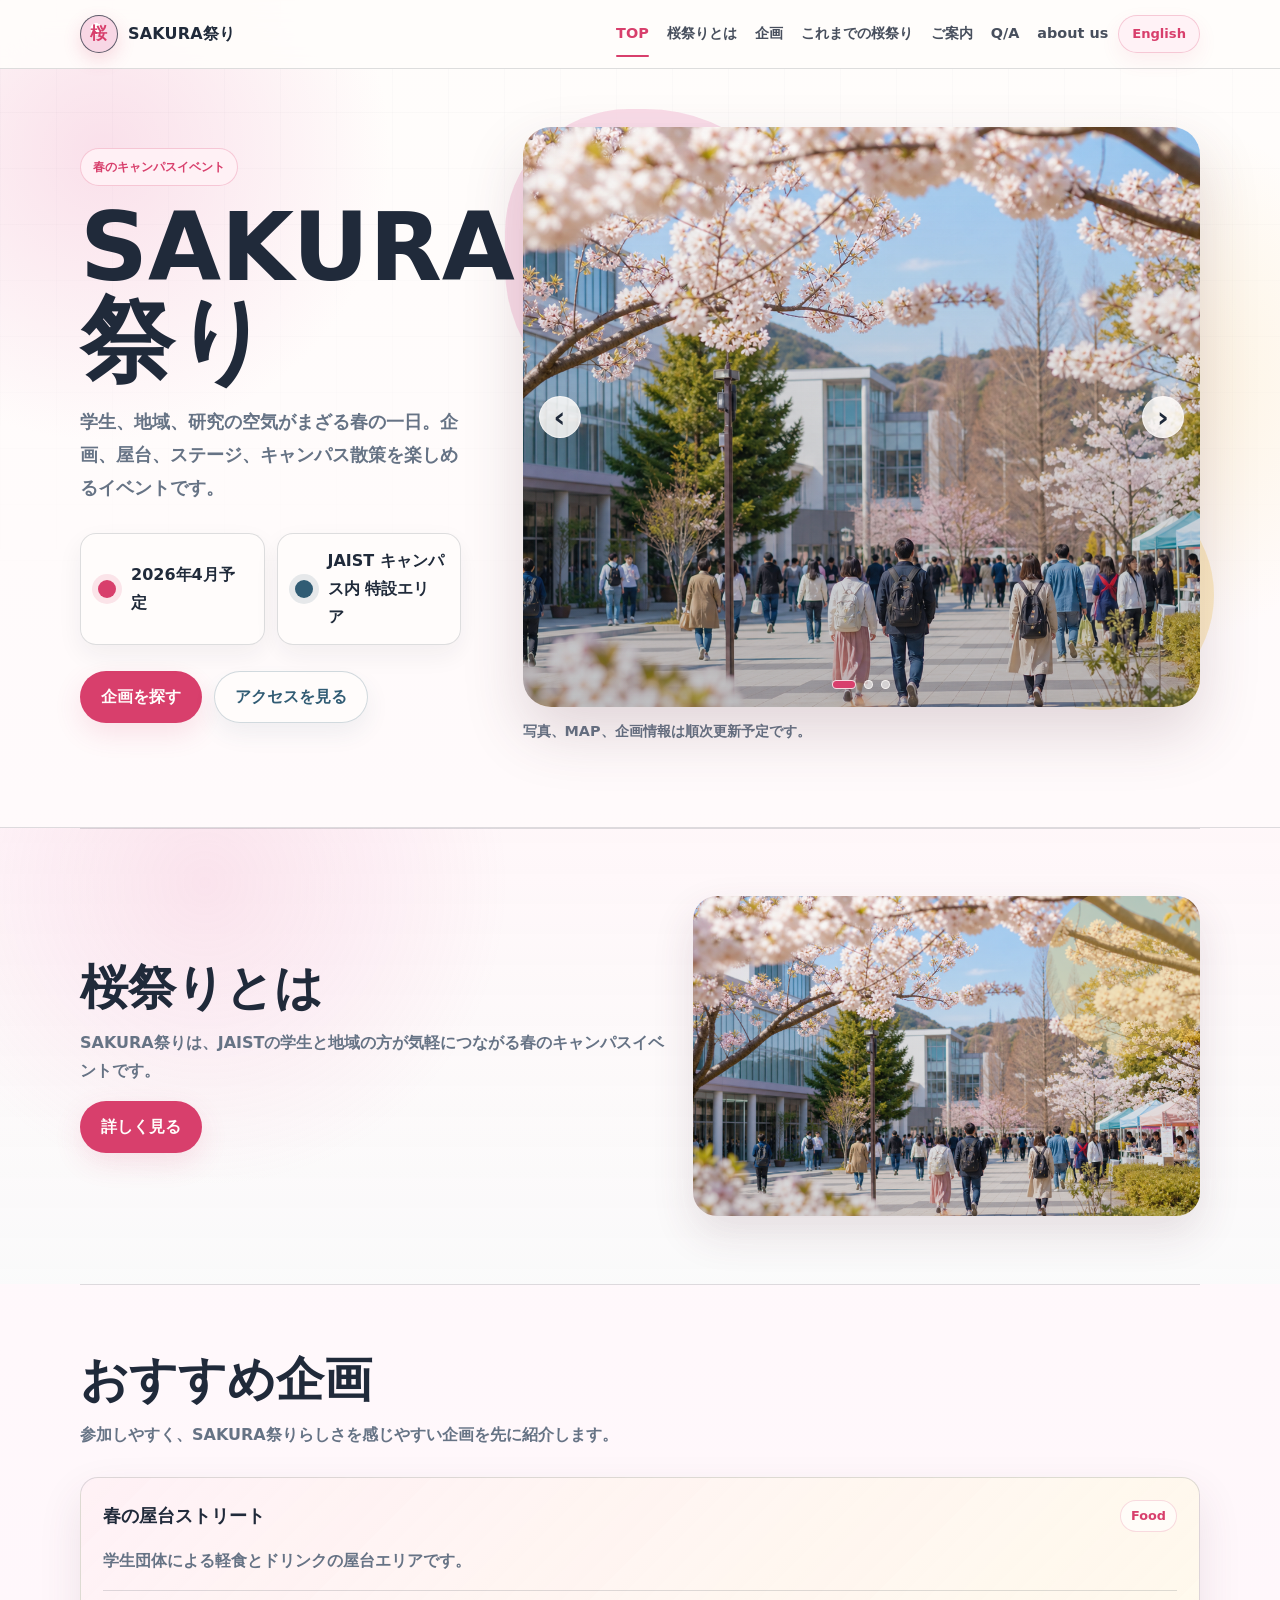
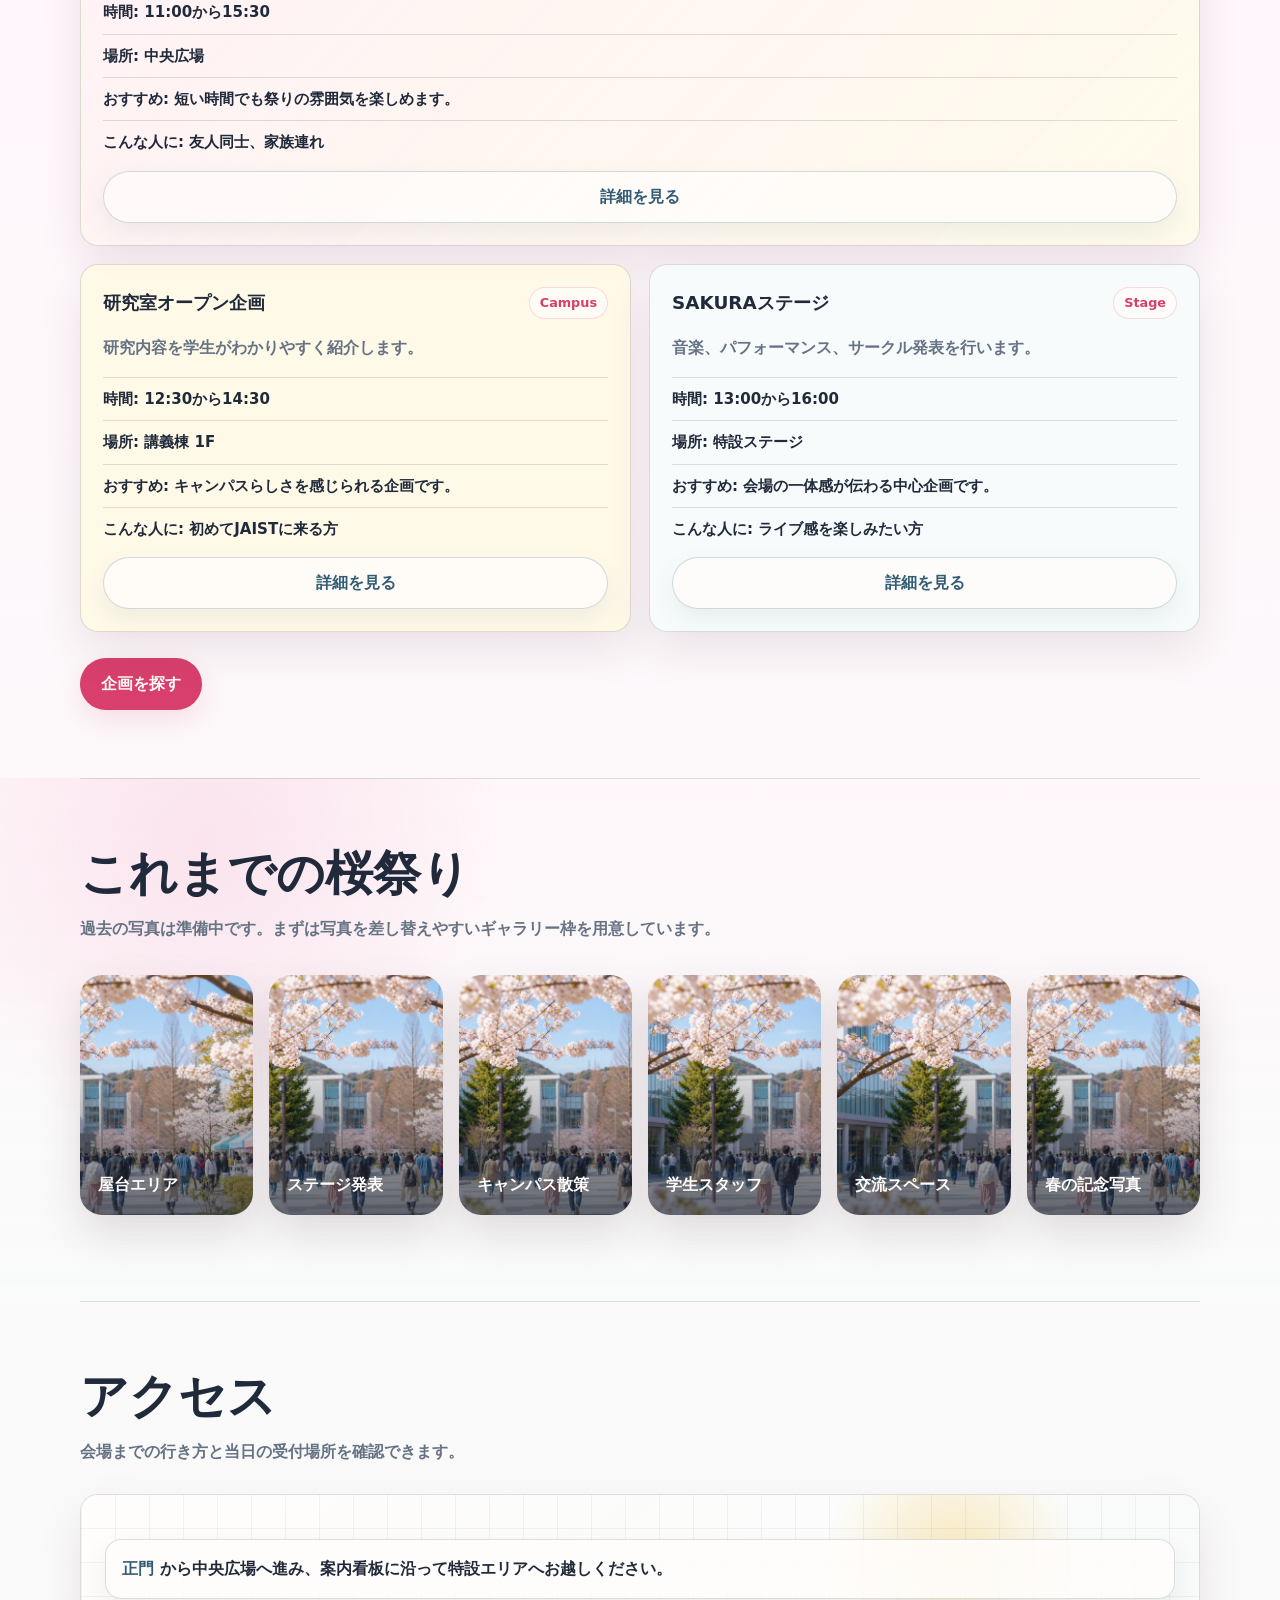
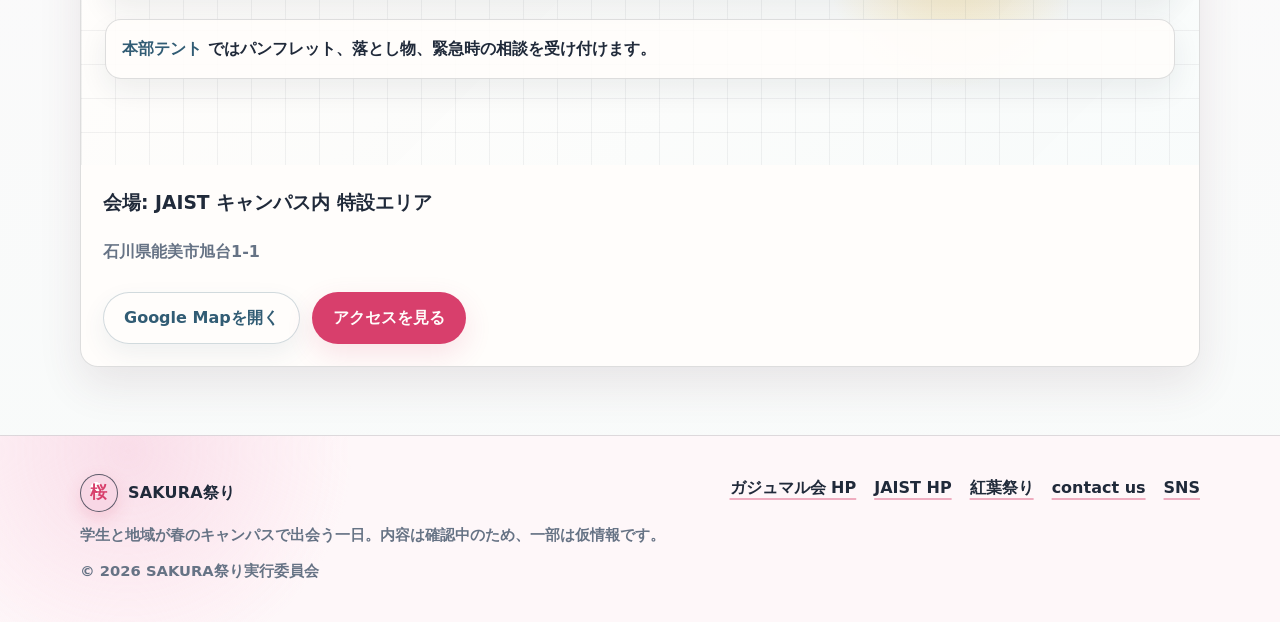
<file: index.html>
﻿<!doctype html>
<html lang="ja">
  <head>
    <meta charset="utf-8">
    <meta name="viewport" content="width=device-width, initial-scale=1">
    <title>SAKURA祭り 公式サイト</title>
    <meta name="description" content="SAKURA祭りの企画、アクセス、ご案内をまとめた公式サイトです。">
    <link rel="stylesheet" href="assets/styles.css">
  </head>
  <body>
    <div id="app"></div>
    <script type="module" src="assets/app.js"></script>
  </body>
</html>
</file>
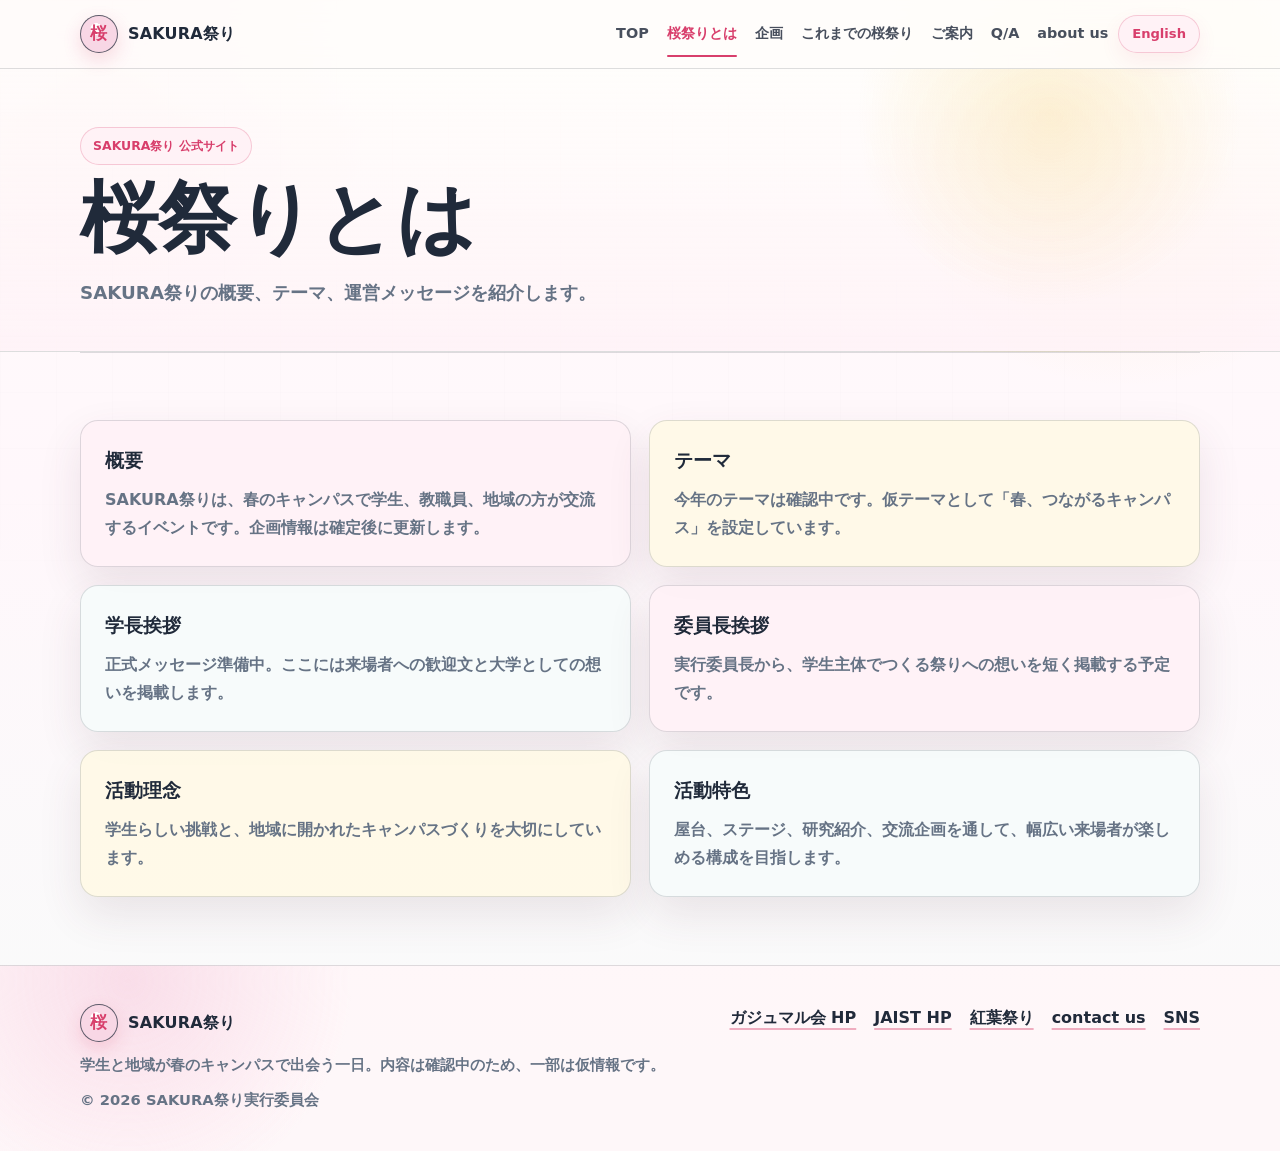
<file: about-sakura/index.html>
﻿<!doctype html>
<html lang="ja">
  <head>
    <meta charset="utf-8">
    <meta name="viewport" content="width=device-width, initial-scale=1">
    <title>SAKURA祭り 公式サイト</title>
    <meta name="description" content="SAKURA祭りの企画、アクセス、ご案内をまとめた公式サイトです。">
    <link rel="stylesheet" href="../assets/styles.css">
  </head>
  <body>
    <div id="app"></div>
    <script type="module" src="../assets/app.js"></script>
  </body>
</html>
</file>
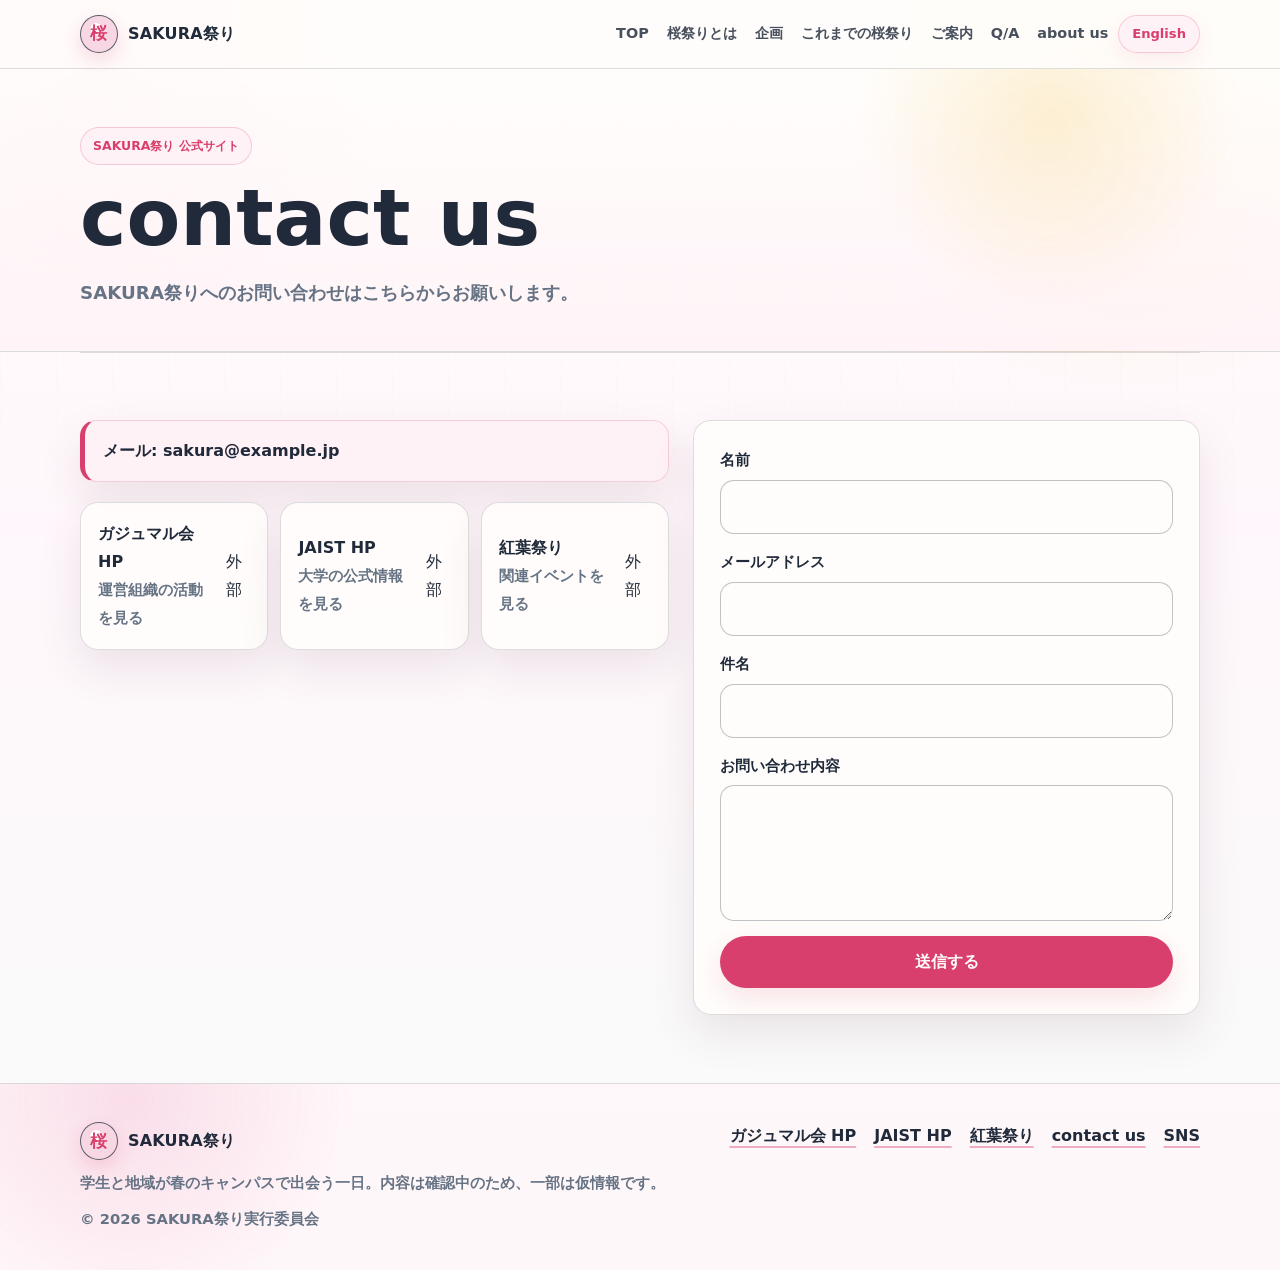
<file: about-us/contact/index.html>
﻿<!doctype html>
<html lang="ja">
  <head>
    <meta charset="utf-8">
    <meta name="viewport" content="width=device-width, initial-scale=1">
    <title>SAKURA祭り 公式サイト</title>
    <meta name="description" content="SAKURA祭りの企画、アクセス、ご案内をまとめた公式サイトです。">
    <link rel="stylesheet" href="../../assets/styles.css">
  </head>
  <body>
    <div id="app"></div>
    <script type="module" src="../../assets/app.js"></script>
  </body>
</html>
</file>
<file: assets/styles.css>
:root {
  color-scheme: light dark;
  --sakura: #e85c8f;
  --sakura-soft: #f8d7e5;
  --sakura-wash: #fff1f6;
  --accent: #d83f6c;
  --blue: #315c74;
  --yellow: #f4c95d;
  --ink: #202a3a;
  --muted: #667385;
  --surface: #fffdfb;
  --surface-soft: #fff6f9;
  --surface-tint: #f7fbfb;
  --line: rgba(32, 42, 58, 0.15);
  --line-strong: rgba(32, 42, 58, 0.72);
  --shadow: 0 18px 44px rgba(89, 52, 69, 0.11);
  --soft-shadow: 0 10px 28px rgba(216, 63, 108, 0.14);
  --radius-card: 18px;
  --radius-control: 999px;
  --max: 1120px;
}

* {
  box-sizing: border-box;
}

html {
  scroll-behavior: smooth;
}

body {
  margin: 0;
  color: var(--ink);
  background:
    radial-gradient(circle at 8% 4%, rgba(248, 215, 229, 0.76), transparent 18rem),
    radial-gradient(circle at 88% 10%, rgba(244, 201, 93, 0.2), transparent 17rem),
    linear-gradient(180deg, #fffdfb 0%, #fff7fb 42%, #f8fbfa 100%);
  font-family: "Yu Gothic", "Hiragino Kaku Gothic ProN", "Noto Sans JP", Meiryo, system-ui, sans-serif;
  font-size: 16px;
  line-height: 1.75;
  text-rendering: optimizeLegibility;
}

body.menu-open {
  overflow: hidden;
}

a {
  color: inherit;
  text-decoration: none;
}

button,
input,
textarea,
select {
  font: inherit;
}

button {
  cursor: pointer;
}

img {
  display: block;
  max-width: 100%;
}

.site-shell {
  min-height: 100dvh;
  position: relative;
  overflow: clip;
}

.site-shell::before {
  content: "";
  position: fixed;
  inset: 0;
  z-index: -1;
  pointer-events: none;
  background-image:
    linear-gradient(rgba(32, 42, 58, 0.045) 1px, transparent 1px),
    linear-gradient(90deg, rgba(32, 42, 58, 0.035) 1px, transparent 1px);
  background-size: 56px 56px;
  mask-image: linear-gradient(180deg, rgba(0, 0, 0, 0.55), transparent 68%);
}

.site-header {
  position: sticky;
  top: 0;
  z-index: 20;
  border-bottom: 1px solid var(--line);
  background: rgba(255, 253, 251, 0.9);
  backdrop-filter: blur(18px) saturate(130%);
  -webkit-backdrop-filter: blur(18px) saturate(130%);
}

.header-inner {
  display: flex;
  align-items: center;
  justify-content: space-between;
  gap: 18px;
  width: min(100% - 32px, var(--max));
  min-height: 68px;
  margin: 0 auto;
}

.brand {
  display: inline-flex;
  align-items: center;
  gap: 10px;
  color: var(--ink);
  font-weight: 850;
  letter-spacing: 0.01em;
  white-space: nowrap;
}

.brand-mark {
  display: grid;
  place-items: center;
  width: 38px;
  height: 38px;
  border: 1px solid var(--line-strong);
  border-radius: 50%;
  background:
    radial-gradient(circle at 42% 36%, #ffffff 0 18%, transparent 19%),
    var(--sakura-soft);
  color: var(--accent);
  font-size: 17px;
  box-shadow: 0 7px 18px rgba(216, 63, 108, 0.18);
}

.desktop-nav {
  display: none;
}

.header-actions {
  display: flex;
  align-items: center;
  gap: 10px;
}

.nav-link {
  position: relative;
  color: rgba(32, 42, 58, 0.82);
  font-size: 0.86rem;
  font-weight: 780;
  white-space: nowrap;
  transition: color 160ms ease;
}

.nav-link:hover,
.nav-link.active {
  color: var(--accent);
}

.nav-link.active::after {
  content: "";
  position: absolute;
  left: 0;
  right: 0;
  bottom: -10px;
  height: 2px;
  border-radius: var(--radius-control);
  background: var(--accent);
}

.menu-toggle {
  display: inline-grid;
  gap: 5px;
  width: 44px;
  height: 44px;
  place-content: center;
  border: 1px solid var(--line-strong);
  border-radius: 14px;
  background: rgba(255, 253, 251, 0.9);
  box-shadow: 0 10px 24px rgba(32, 42, 58, 0.08);
}

.language-toggle {
  display: inline-flex;
  align-items: center;
  justify-content: center;
  min-height: 38px;
  padding: 7px 13px;
  border: 1px solid rgba(216, 63, 108, 0.24);
  border-radius: var(--radius-control);
  background: rgba(255, 241, 246, 0.82);
  color: var(--accent);
  font-size: 0.82rem;
  font-weight: 840;
  white-space: nowrap;
  box-shadow: 0 8px 20px rgba(216, 63, 108, 0.08);
  transition: transform 160ms ease, background-color 160ms ease, box-shadow 160ms ease;
}

.language-toggle:hover {
  transform: translateY(-1px);
  background: rgba(255, 241, 246, 0.96);
  box-shadow: 0 12px 26px rgba(216, 63, 108, 0.13);
}

.language-toggle:active {
  transform: translateY(1px);
}

.menu-toggle span {
  width: 20px;
  height: 2px;
  border-radius: var(--radius-control);
  background: var(--ink);
}

.mobile-menu {
  position: fixed;
  inset: 69px 0 auto 0;
  display: none;
  padding: 10px 18px 18px;
  border-bottom: 1px solid var(--line);
  background: rgba(255, 253, 251, 0.98);
  box-shadow: var(--shadow);
}

.mobile-menu.open {
  display: block;
}

.mobile-menu .nav-link {
  display: block;
  padding: 13px 4px;
  border-bottom: 1px solid var(--line);
}

main {
  overflow: hidden;
}

.container {
  width: min(100% - 32px, var(--max));
  margin: 0 auto;
}

.hero {
  position: relative;
  padding: 42px 0 72px;
}

.hero::after {
  content: "";
  position: absolute;
  left: 0;
  right: 0;
  bottom: 0;
  height: 1px;
  background: var(--line);
}

.hero-grid {
  position: relative;
  display: grid;
  gap: 34px;
  align-items: center;
}

.hero-grid > div:first-child {
  position: relative;
  z-index: 2;
}

.eyebrow {
  display: inline-flex;
  align-items: center;
  width: fit-content;
  margin: 0 0 15px;
  padding: 7px 12px;
  border: 1px solid rgba(216, 63, 108, 0.24);
  border-radius: var(--radius-control);
  background: rgba(255, 241, 246, 0.92);
  color: var(--accent);
  font-size: 0.78rem;
  font-weight: 820;
}

.hero h1,
.page-hero h1 {
  margin: 0;
  color: var(--ink);
  font-weight: 900;
  letter-spacing: 0;
  line-height: 0.98;
}

.hero h1 {
  max-width: 10ch;
  font-size: clamp(3.35rem, 8.6vw, 5.9rem);
}

.hero h1 span {
  display: block;
}

.page-hero h1 {
  max-width: 11ch;
  font-size: clamp(2.35rem, 8vw, 4.9rem);
}

.hero-lead,
.page-lead {
  max-width: 650px;
  margin: 20px 0 0;
  color: var(--muted);
  font-size: clamp(1rem, 1.5vw, 1.14rem);
  font-weight: 650;
  line-height: 1.8;
}

.event-meta {
  display: grid;
  gap: 12px;
  width: min(100%, 680px);
  margin: 28px 0 0;
}

.meta-chip {
  position: relative;
  display: flex;
  align-items: center;
  gap: 12px;
  min-height: 56px;
  padding: 13px 16px 13px 50px;
  border: 1px solid var(--line);
  border-radius: 16px;
  background: rgba(255, 253, 251, 0.76);
  color: var(--ink);
  font-weight: 820;
  box-shadow: 0 10px 26px rgba(32, 42, 58, 0.06);
}

.chip-dot {
  position: absolute;
  left: 17px;
  width: 18px;
  height: 18px;
  flex: 0 0 auto;
  border-radius: 50%;
  background: var(--accent);
  box-shadow: 0 0 0 6px rgba(216, 63, 108, 0.12);
}

.meta-chip:nth-child(2) .chip-dot {
  background: var(--blue);
  box-shadow: 0 0 0 6px rgba(49, 92, 116, 0.12);
}

.button-row {
  display: flex;
  flex-wrap: wrap;
  gap: 12px;
  margin-top: 26px;
}

.btn {
  display: inline-flex;
  align-items: center;
  justify-content: center;
  min-height: 48px;
  padding: 11px 20px;
  border: 1px solid transparent;
  border-radius: var(--radius-control);
  font-weight: 830;
  text-align: center;
  white-space: nowrap;
  transition: transform 160ms ease, box-shadow 160ms ease, background-color 160ms ease, border-color 160ms ease;
}

.btn:hover {
  transform: translateY(-1px);
}

.btn:active {
  transform: translateY(1px);
}

.btn.primary {
  background: var(--accent);
  color: #fffdfb;
  box-shadow: var(--soft-shadow);
}

.btn.secondary {
  border-color: rgba(49, 92, 116, 0.22);
  background: rgba(255, 253, 251, 0.78);
  color: var(--blue);
  box-shadow: 0 10px 24px rgba(49, 92, 116, 0.08);
}

.btn.full {
  width: 100%;
}

.hero-media {
  position: relative;
  z-index: 1;
  margin: 0;
}

.hero-visual,
.hero-carousel {
  min-height: 380px;
  overflow: hidden;
  border-radius: 28px;
  background:
    linear-gradient(180deg, rgba(32, 42, 58, 0.02), rgba(32, 42, 58, 0.26)),
    url("/assets/sakura-campus-hero.png") center / cover;
  box-shadow: 0 26px 60px rgba(89, 52, 69, 0.18);
}

.hero-carousel {
  position: relative;
  background: rgba(255, 241, 246, 0.86);
  touch-action: pan-y;
  user-select: none;
}

.hero-track {
  display: flex;
  width: 100%;
  height: 100%;
  min-height: inherit;
  transition: transform 520ms cubic-bezier(0.22, 0.68, 0.2, 1);
}

.hero-slide {
  flex: 0 0 100%;
  min-height: inherit;
  background:
    linear-gradient(180deg, rgba(32, 42, 58, 0), rgba(32, 42, 58, 0.28)),
    url("/assets/sakura-campus-hero.png") var(--photo-position, center) / cover;
}

.carousel-arrow {
  position: absolute;
  top: 50%;
  z-index: 2;
  display: grid;
  place-items: center;
  width: 42px;
  height: 42px;
  border: 1px solid rgba(255, 253, 251, 0.68);
  border-radius: 50%;
  background: rgba(255, 253, 251, 0.84);
  color: var(--ink);
  font-size: 1.8rem;
  font-weight: 700;
  line-height: 1;
  box-shadow: 0 12px 28px rgba(32, 42, 58, 0.14);
  transform: translateY(-50%);
  transition: transform 160ms ease, background-color 160ms ease, box-shadow 160ms ease;
}

.carousel-arrow:hover {
  background: rgba(255, 253, 251, 0.96);
  transform: translateY(-50%) scale(1.04);
}

.carousel-arrow:active {
  transform: translateY(-50%) scale(0.98);
}

.carousel-arrow.prev {
  left: 16px;
}

.carousel-arrow.next {
  right: 16px;
}

.carousel-dots {
  position: absolute;
  left: 0;
  right: 0;
  bottom: 18px;
  z-index: 2;
  display: flex;
  justify-content: center;
  gap: 8px;
}

.carousel-dot {
  width: 9px;
  height: 9px;
  padding: 0;
  border: 1px solid rgba(255, 253, 251, 0.82);
  border-radius: 50%;
  background: rgba(255, 253, 251, 0.58);
  box-shadow: 0 4px 12px rgba(32, 42, 58, 0.14);
  transition: width 180ms ease, background-color 180ms ease;
}

.carousel-dot.active {
  width: 24px;
  border-radius: var(--radius-control);
  background: var(--accent);
}

.hero-media::before {
  content: "";
  position: absolute;
  inset: -18px auto auto -18px;
  width: 46%;
  aspect-ratio: 1;
  z-index: -1;
  border-radius: 42% 58% 48% 52%;
  background: var(--sakura-soft);
  opacity: 0.86;
}

.hero-media::after {
  content: "";
  position: absolute;
  right: -14px;
  bottom: 34px;
  width: 34%;
  aspect-ratio: 1;
  z-index: -1;
  border-radius: 50%;
  background: rgba(244, 201, 93, 0.32);
}

.hero-media figcaption {
  margin-top: 12px;
  color: var(--muted);
  font-size: 0.9rem;
  font-weight: 650;
}

.section {
  position: relative;
  padding: 68px 0;
}

.section::before {
  content: "";
  position: absolute;
  left: max(16px, calc((100vw - var(--max)) / 2));
  right: max(16px, calc((100vw - var(--max)) / 2));
  top: 0;
  border-top: 1px solid var(--line);
}

.section.soft {
  background:
    radial-gradient(circle at 16% 12%, rgba(248, 215, 229, 0.64), transparent 19rem),
    linear-gradient(180deg, rgba(255, 246, 249, 0.76), rgba(248, 251, 250, 0.7));
}

.section-title {
  max-width: 720px;
  margin-bottom: 28px;
}

.section-title h2 {
  margin: 0;
  color: var(--ink);
  font-size: clamp(1.85rem, 5vw, 3rem);
  font-weight: 900;
  line-height: 1.16;
  letter-spacing: 0;
}

.section-title p {
  max-width: 64ch;
  margin: 13px 0 0;
  color: var(--muted);
  font-weight: 620;
}

.split {
  display: grid;
  gap: 24px;
}

.about-overview {
  display: grid;
  gap: 24px;
  align-items: center;
}

.about-overview .section-title {
  margin-bottom: 16px;
}

.about-photo {
  position: relative;
  min-height: 260px;
  margin: 0;
  overflow: hidden;
  border-radius: 24px;
  background: rgba(255, 241, 246, 0.78);
  box-shadow: 0 18px 42px rgba(89, 52, 69, 0.14);
}

.about-photo::before {
  content: "";
  position: absolute;
  inset: -12px -18px auto auto;
  width: 34%;
  aspect-ratio: 1;
  border-radius: 50%;
  background: rgba(244, 201, 93, 0.34);
  z-index: 1;
}

.about-photo div {
  min-height: inherit;
  background:
    linear-gradient(180deg, rgba(32, 42, 58, 0), rgba(32, 42, 58, 0.18)),
    url("/assets/sakura-campus-hero.png") var(--photo-position, center) / cover;
}

.text-panel,
.card,
.project-card,
.access-card,
.form-card,
.external-card,
.qa-item,
.rule-card {
  border: 1px solid var(--line);
  border-radius: var(--radius-card);
  background: rgba(255, 253, 251, 0.82);
  box-shadow: var(--shadow);
}

.text-panel,
.card {
  padding: 24px;
}

.text-panel {
  background:
    radial-gradient(circle at 92% 12%, rgba(244, 201, 93, 0.28), transparent 7rem),
    rgba(255, 253, 251, 0.9);
}

.text-panel h3,
.card h3 {
  margin: 0 0 8px;
  color: var(--ink);
  font-weight: 850;
}

.text-panel p,
.card p {
  margin: 0;
  color: var(--muted);
  font-weight: 620;
}

.grid {
  display: grid;
  gap: 18px;
}

.grid.two,
.grid.three {
  grid-template-columns: 1fr;
}

.card:nth-child(3n + 1),
.project-card:nth-child(3n + 1),
.rule-card:nth-child(3n + 1) {
  background: rgba(255, 241, 246, 0.86);
}

.card:nth-child(3n + 2),
.project-card:nth-child(3n + 2),
.rule-card:nth-child(3n + 2) {
  background: rgba(255, 250, 229, 0.86);
}

.card:nth-child(3n),
.project-card:nth-child(3n),
.rule-card:nth-child(3n) {
  background: rgba(247, 251, 251, 0.9);
}

.project-card {
  display: grid;
  gap: 15px;
  padding: 22px;
  position: relative;
}

.project-card header {
  display: flex;
  align-items: flex-start;
  justify-content: space-between;
  gap: 12px;
}

.project-card h3 {
  margin: 0;
  color: var(--ink);
  font-size: 1.15rem;
  font-weight: 850;
}

.project-card p {
  margin: 0;
  color: var(--muted);
  font-weight: 620;
}

.tag {
  display: inline-flex;
  align-items: center;
  min-height: 28px;
  padding: 4px 10px;
  border: 1px solid rgba(216, 63, 108, 0.18);
  border-radius: var(--radius-control);
  background: rgba(255, 253, 251, 0.8);
  color: var(--accent);
  font-size: 0.8rem;
  font-weight: 820;
  white-space: nowrap;
}

.project-meta {
  display: grid;
  gap: 8px;
  color: var(--ink);
  font-size: 0.94rem;
  font-weight: 620;
}

.project-meta span {
  display: block;
  padding-top: 8px;
  border-top: 1px solid var(--line);
}

.gallery-scroll {
  display: grid;
  grid-auto-flow: column;
  grid-auto-columns: minmax(230px, 78%);
  gap: 16px;
  overflow-x: auto;
  padding: 4px 0 18px;
  scroll-snap-type: x mandatory;
}

.photo-tile {
  position: relative;
  min-height: 250px;
  margin: 0;
  overflow: hidden;
  border-radius: 22px;
  background:
    linear-gradient(180deg, transparent 35%, rgba(32, 42, 58, 0.7) 100%),
    url("/assets/sakura-campus-hero.png") var(--photo-position, center) / cover;
  color: #fffdfb;
  scroll-snap-align: start;
  box-shadow: 0 18px 42px rgba(89, 52, 69, 0.16);
}

.photo-tile span {
  position: absolute;
  left: 18px;
  right: 18px;
  bottom: 16px;
  font-weight: 850;
}

.access-card {
  overflow: hidden;
  background: rgba(255, 253, 251, 0.88);
}

.map-placeholder {
  min-height: 270px;
  padding: 24px;
  background:
    linear-gradient(90deg, rgba(32, 42, 58, 0.06) 1px, transparent 1px),
    linear-gradient(0deg, rgba(32, 42, 58, 0.06) 1px, transparent 1px),
    radial-gradient(circle at 78% 24%, rgba(244, 201, 93, 0.38), transparent 8rem),
    linear-gradient(135deg, rgba(255, 253, 251, 0.95), rgba(247, 251, 251, 0.88));
  background-size: 34px 34px, 34px 34px, auto, auto;
}

.route-line {
  position: relative;
  margin: 20px 0;
  padding: 15px 16px;
  border: 1px solid var(--line);
  border-radius: 16px;
  background: rgba(255, 253, 251, 0.9);
  box-shadow: 0 12px 28px rgba(32, 42, 58, 0.07);
  font-weight: 650;
}

.route-line strong {
  color: var(--blue);
  font-weight: 850;
}

.access-body {
  padding: 22px;
}

.access-body h3 {
  margin-top: 0;
  color: var(--ink);
  font-weight: 850;
}

.access-body p {
  color: var(--muted);
  font-weight: 620;
}

.step-list {
  display: grid;
  gap: 12px;
  margin: 18px 0 0;
  padding: 0;
  list-style: none;
}

.step-list li {
  display: grid;
  grid-template-columns: 40px 1fr;
  gap: 12px;
  align-items: start;
  padding-top: 12px;
  border-top: 1px solid var(--line);
}

.step-num {
  display: grid;
  place-items: center;
  width: 40px;
  height: 40px;
  border-radius: 50%;
  background: rgba(216, 63, 108, 0.11);
  color: var(--accent);
  font-weight: 850;
}

.qa-list {
  display: grid;
  gap: 12px;
}

.qa-item {
  overflow: hidden;
  background: rgba(255, 253, 251, 0.88);
}

.qa-question {
  display: flex;
  justify-content: space-between;
  gap: 12px;
  width: 100%;
  padding: 18px 20px;
  border: 0;
  background: transparent;
  color: var(--ink);
  font-weight: 820;
  text-align: left;
}

.qa-answer {
  display: none;
  padding: 0 20px 20px;
  color: var(--muted);
  font-weight: 620;
}

.qa-item.open .qa-answer {
  display: block;
}

.qa-symbol {
  flex: 0 0 auto;
  color: var(--accent);
  font-size: 0.9rem;
}

.filter-panel {
  display: grid;
  gap: 12px;
  margin-bottom: 22px;
  padding: 18px;
  border: 1px solid var(--line);
  border-radius: var(--radius-card);
  background: rgba(255, 241, 246, 0.78);
  box-shadow: var(--shadow);
}

.field {
  display: grid;
  gap: 7px;
}

.field label {
  color: var(--ink);
  font-size: 0.92rem;
  font-weight: 820;
}

.field input,
.field select,
.field textarea {
  width: 100%;
  min-height: 50px;
  padding: 12px 14px;
  border: 1px solid rgba(32, 42, 58, 0.28);
  border-radius: 14px;
  background: rgba(255, 253, 251, 0.94);
  color: var(--ink);
  outline: none;
  font-weight: 650;
}

.field textarea {
  min-height: 136px;
  resize: vertical;
}

.field input:focus,
.field select:focus,
.field textarea:focus {
  border-color: var(--accent);
  box-shadow: 0 0 0 5px rgba(216, 63, 108, 0.14);
}

.form-card {
  padding: 22px;
  background: rgba(255, 253, 251, 0.9);
}

.form-grid {
  display: grid;
  gap: 15px;
}

.radio-row {
  display: grid;
  gap: 9px;
}

.radio-choice {
  display: flex;
  align-items: center;
  gap: 10px;
  min-height: 46px;
  padding: 11px 12px;
  border: 1px solid var(--line);
  border-radius: 14px;
  background: rgba(255, 253, 251, 0.74);
  color: var(--ink);
  font-weight: 700;
}

.radio-choice input {
  width: 18px;
  height: 18px;
  accent-color: var(--accent);
}

.notice {
  margin: 0 0 20px;
  padding: 16px 18px;
  border: 1px solid rgba(216, 63, 108, 0.2);
  border-left: 5px solid var(--accent);
  border-radius: 16px;
  background: rgba(255, 241, 246, 0.9);
  color: var(--ink);
  font-weight: 800;
  box-shadow: var(--shadow);
}

.form-status {
  margin-top: 12px;
  color: var(--accent);
  font-weight: 820;
}

.external-grid {
  display: grid;
  gap: 12px;
}

.external-card {
  display: flex;
  align-items: center;
  justify-content: space-between;
  gap: 14px;
  padding: 17px;
  background: rgba(255, 253, 251, 0.88);
}

.external-card strong {
  display: block;
  color: var(--ink);
  font-weight: 850;
}

.external-card span span {
  color: var(--muted);
  font-size: 0.92rem;
  font-weight: 620;
}

.page-hero {
  position: relative;
  padding: 58px 0 42px;
  background:
    radial-gradient(circle at 82% 16%, rgba(244, 201, 93, 0.24), transparent 12rem),
    linear-gradient(180deg, rgba(255, 253, 251, 0.9), rgba(255, 241, 246, 0.7));
  border-bottom: 1px solid var(--line);
}

.page-hero .container {
  position: relative;
}

.content-list {
  display: grid;
  gap: 14px;
}

.rule-grid {
  display: grid;
  gap: 14px;
}

.rule-card {
  padding: 20px;
}

.rule-card strong {
  display: block;
  margin-bottom: 6px;
  color: var(--ink);
  font-weight: 850;
}

.rule-card p {
  margin: 0;
  color: var(--muted);
  font-weight: 620;
}

.site-footer {
  padding: 38px 0;
  border-top: 1px solid var(--line);
  background:
    radial-gradient(circle at 10% 8%, rgba(248, 215, 229, 0.8), transparent 14rem),
    rgba(255, 246, 249, 0.86);
}

.footer-grid {
  display: grid;
  gap: 22px;
}

.footer-links {
  display: flex;
  flex-wrap: wrap;
  gap: 12px 18px;
}

.footer-links a {
  color: var(--ink);
  font-weight: 780;
  text-decoration: underline;
  text-decoration-thickness: 2px;
  text-decoration-color: rgba(216, 63, 108, 0.4);
  text-underline-offset: 5px;
}

.copyright {
  margin: 10px 0 0;
  color: var(--muted);
  font-size: 0.92rem;
  font-weight: 620;
}

@media (min-width: 860px) {
  .desktop-nav {
    display: flex;
    align-items: center;
    gap: 14px;
  }

  .menu-toggle,
  .mobile-menu {
    display: none;
  }

  .hero {
    padding: 58px 0 84px;
  }

  .hero-grid {
    grid-template-columns: minmax(0, 0.72fr) minmax(430px, 1.28fr);
    gap: clamp(32px, 4.8vw, 62px);
  }

  .hero-visual,
  .hero-carousel {
    min-height: 580px;
  }

  .split {
    grid-template-columns: minmax(0, 1fr) minmax(320px, 0.86fr);
  }

  .about-overview {
    grid-template-columns: minmax(0, 1fr) minmax(320px, 0.86fr);
  }

  .about-photo {
    min-height: 320px;
  }

  .event-meta {
    grid-template-columns: repeat(2, minmax(0, 1fr));
  }

  .grid.two {
    grid-template-columns: repeat(2, minmax(0, 1fr));
  }

  .grid.three,
  .rule-grid,
  .filter-panel {
    grid-template-columns: repeat(3, minmax(0, 1fr));
  }

  .grid.three.featured-projects {
    grid-template-columns: repeat(2, minmax(0, 1fr));
    align-items: stretch;
  }

  .featured-projects .project-card:first-child {
    grid-column: span 2;
    background:
      linear-gradient(135deg, rgba(255, 241, 246, 0.95), rgba(255, 250, 229, 0.74)),
      rgba(255, 253, 251, 0.9);
  }

  .filter-panel .field:first-child {
    grid-column: span 3;
  }

  .gallery-scroll {
    grid-auto-flow: initial;
    grid-auto-columns: initial;
    grid-template-columns: repeat(6, minmax(0, 1fr));
    overflow: visible;
  }

  .photo-tile {
    min-height: 240px;
  }

  .external-grid {
    grid-template-columns: repeat(3, minmax(0, 1fr));
  }

  .footer-grid {
    grid-template-columns: 1fr auto;
    align-items: start;
  }
}

@media (min-width: 1060px) {
  .desktop-nav {
    gap: 18px;
  }

  .nav-link {
    font-size: 0.9rem;
  }

  .form-card {
    padding: 26px;
  }
}

@media (max-width: 520px) {
  .container {
    width: min(100% - 28px, var(--max));
  }

  .hero {
    padding: 34px 0 62px;
  }

  .hero h1 {
    font-size: clamp(3.05rem, 14vw, 4.1rem);
  }

  .hero-lead,
  .page-lead {
    font-size: 1rem;
  }

  .button-row {
    align-items: stretch;
  }

  .hero-grid > div:first-child .button-row {
    justify-content: flex-start;
  }

  .btn {
    min-height: 48px;
    padding-inline: 18px;
  }

  .hero-visual,
  .hero-carousel {
    min-height: 330px;
    border-radius: 22px;
  }

  .carousel-arrow {
    width: 38px;
    height: 38px;
    font-size: 1.55rem;
  }

  .carousel-arrow.prev {
    left: 10px;
  }

  .carousel-arrow.next {
    right: 10px;
  }

  .carousel-dots {
    bottom: 13px;
  }

  .about-photo {
    min-height: 250px;
    border-radius: 22px;
  }

  .section {
    padding: 56px 0;
  }

  .page-hero {
    padding: 46px 0 34px;
  }
}

@media (prefers-color-scheme: dark) {
  :root {
    --ink: #f6f1f3;
    --muted: #bec6d0;
    --surface: #191d25;
    --surface-soft: #202532;
    --surface-tint: #1e2a30;
    --line: rgba(246, 241, 243, 0.16);
    --line-strong: rgba(246, 241, 243, 0.62);
    --shadow: 0 18px 44px rgba(0, 0, 0, 0.22);
    --soft-shadow: 0 10px 32px rgba(232, 92, 143, 0.18);
  }

  body {
    background:
      radial-gradient(circle at 8% 4%, rgba(216, 63, 108, 0.2), transparent 18rem),
      radial-gradient(circle at 88% 10%, rgba(244, 201, 93, 0.12), transparent 17rem),
      linear-gradient(180deg, #171b23 0%, #1b202b 48%, #172026 100%);
  }

  .site-header,
  .mobile-menu,
  .meta-chip,
  .text-panel,
  .card,
  .project-card,
  .access-card,
  .form-card,
  .external-card,
  .qa-item,
  .rule-card,
  .route-line,
  .field input,
  .field select,
  .field textarea,
  .radio-choice {
    background-color: rgba(25, 29, 37, 0.82);
  }

  .section.soft,
  .page-hero,
  .site-footer {
    background:
      radial-gradient(circle at 18% 12%, rgba(216, 63, 108, 0.18), transparent 19rem),
      rgba(31, 36, 48, 0.72);
  }

  .brand-mark,
  .btn.secondary,
  .tag,
  .eyebrow {
    background-color: rgba(255, 241, 246, 0.1);
  }
}

@media (prefers-reduced-motion: reduce) {
  html {
    scroll-behavior: auto;
  }

  *,
  *::before,
  *::after {
    transition-duration: 0.001ms !important;
    animation-duration: 0.001ms !important;
  }

  .hero-track {
    transition-duration: 0.001ms !important;
  }
}
</file>
